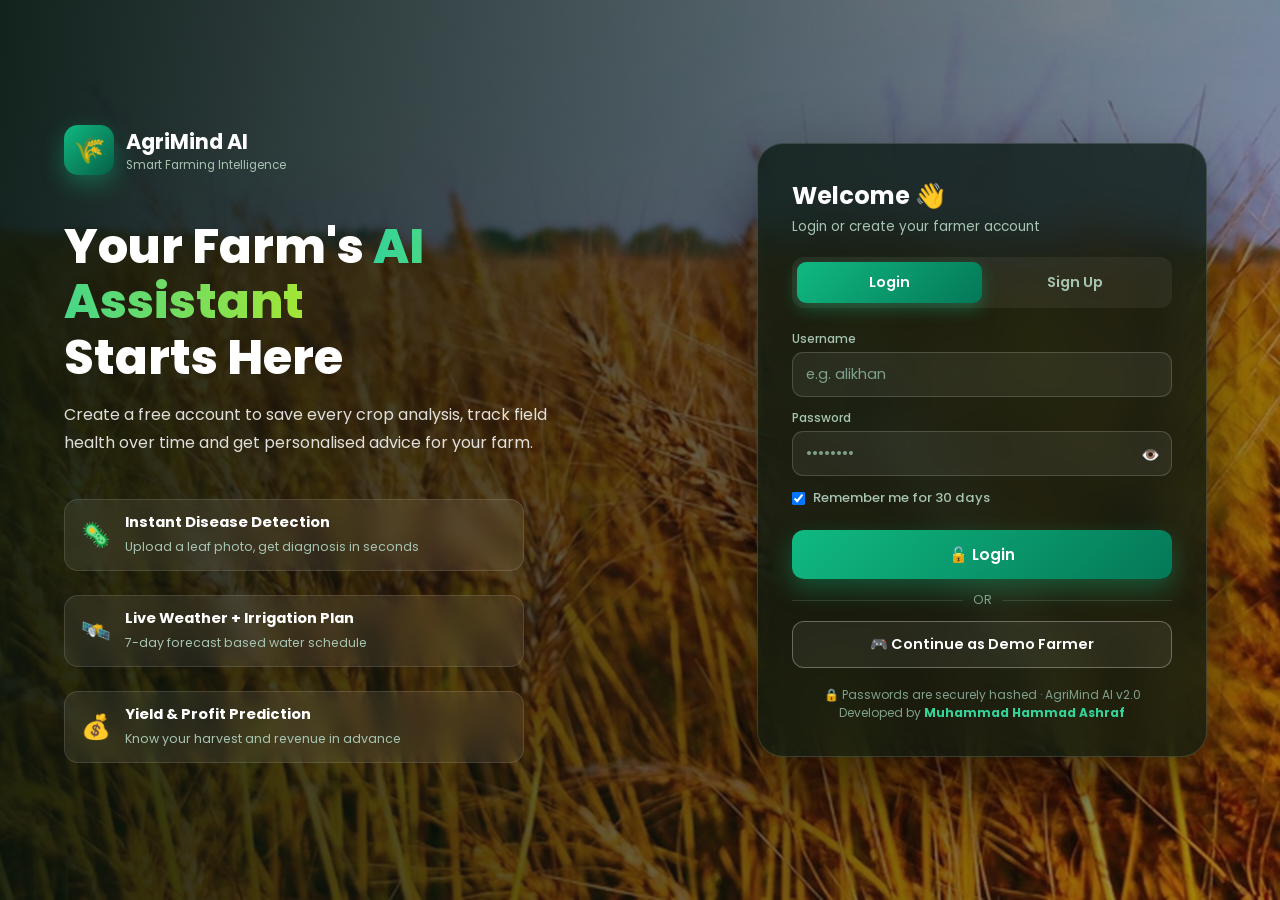
<file: templates/login.html>
﻿<!DOCTYPE html>
<html lang="en">
<head>
<meta charset="utf-8">
<meta name="viewport" content="width=device-width, initial-scale=1">
<title>AgriMind AI · Login</title>
<link href="https://fonts.googleapis.com/css2?family=Poppins:wght@400;500;600;700;800&display=swap" rel="stylesheet">
<style>
*{margin:0;padding:0;box-sizing:border-box;font-family:'Poppins','Segoe UI',sans-serif}
body{min-height:100vh;display:grid;grid-template-columns:1.15fr 1fr;color:#fff;
background:linear-gradient(100deg,rgba(3,20,11,.93) 0%,rgba(3,20,11,.6) 55%,rgba(3,20,11,.35) 100%),url(/static/img/hero.jpg) center/cover fixed,#052e1c}
.left{padding:56px 64px;display:flex;flex-direction:column;justify-content:center;animation:up .9s ease}
@keyframes up{from{opacity:0;transform:translateY(30px)}to{opacity:1;transform:none}}
.brand{display:flex;align-items:center;gap:12px;font-size:1.3rem;font-weight:700;margin-bottom:44px}
.logo{width:50px;height:50px;border-radius:14px;display:grid;place-items:center;font-size:26px;background:linear-gradient(135deg,#10b981,#065f46);box-shadow:0 8px 22px rgba(16,185,129,.4)}
.brand small{display:block;font-size:.72rem;font-weight:400;color:#a7c4b2}
.left h1{font-size:3rem;line-height:1.15;font-weight:800}
.left h1 span{background:linear-gradient(90deg,#34d399,#a3e635);-webkit-background-clip:text;background-clip:text;color:transparent}
.left>p{opacity:.85;margin:16px 0 30px;max-width:520px;line-height:1.75}
.perk{display:flex;gap:14px;align-items:center;margin:12px 0;max-width:460px;background:rgba(255,255,255,.07);border:1px solid rgba(255,255,255,.12);backdrop-filter:blur(10px);padding:12px 16px;border-radius:14px}
.perk span{font-size:1.5rem}.perk b{display:block;font-size:.92rem}.perk small{color:#a7c4b2;font-size:.78rem}
.right{display:grid;place-items:center;padding:30px}
.box{width:100%;max-width:450px;background:rgba(8,24,15,.74);backdrop-filter:blur(20px);-webkit-backdrop-filter:blur(20px);border:1px solid rgba(255,255,255,.14);border-radius:26px;padding:34px;box-shadow:0 30px 70px rgba(0,0,0,.5);animation:up .9s ease .15s both}
.box h2{font-size:1.5rem}.box>p{color:#a7c4b2;font-size:.85rem;margin:4px 0 20px}
.tabs{display:grid;grid-template-columns:1fr 1fr;background:rgba(255,255,255,.06);border-radius:12px;padding:5px;margin-bottom:22px}
.tabs button{border:none;background:none;color:#a7c4b2;padding:10px;border-radius:9px;font-weight:600;cursor:pointer;font-size:.9rem;transition:.25s}
.tabs button.on{background:linear-gradient(135deg,#10b981,#047857);color:#fff;box-shadow:0 6px 16px rgba(16,185,129,.35)}
form{display:none;flex-direction:column;gap:12px}form.on{display:flex;animation:up .4s ease}
label{display:block;font-size:.75rem;color:#a7c4b2;margin-bottom:4px;font-weight:500}
input,select{width:100%;padding:11px 13px;border-radius:11px;border:1px solid rgba(255,255,255,.16);background:rgba(255,255,255,.06);color:#fff;font-size:.9rem;transition:.2s}
input::placeholder{color:#7fa08c}
input:focus,select:focus{outline:none;border-color:#34d399;box-shadow:0 0 0 3px rgba(52,211,153,.18)}
select option{color:#111}
.row{display:grid;grid-template-columns:1fr 1fr;gap:10px}
.pw{position:relative}.pw span{position:absolute;right:12px;top:50%;transform:translateY(-50%);cursor:pointer;font-size:.95rem;user-select:none}
.remember{display:flex;align-items:center;gap:8px;font-size:.82rem;color:#a7c4b2}.remember input{width:auto}
.btn{margin-top:6px;padding:13px;border:none;border-radius:12px;font-weight:600;font-size:.95rem;color:#fff;cursor:pointer;background:linear-gradient(135deg,#10b981,#047857);box-shadow:0 10px 24px rgba(16,185,129,.35);transition:.2s}
.btn:hover{transform:translateY(-2px)}.btn:disabled{opacity:.6;transform:none}
.or{display:flex;align-items:center;gap:10px;color:#7fa08c;font-size:.78rem}.or::before,.or::after{content:"";flex:1;height:1px;background:rgba(255,255,255,.12)}
.demo{padding:12px;border-radius:12px;border:1px solid rgba(255,255,255,.3);background:rgba(255,255,255,.06);color:#fff;font-weight:600;cursor:pointer;font-size:.9rem;transition:.2s}
.demo:hover{background:rgba(255,255,255,.14)}
.err{display:none;background:rgba(239,68,68,.15);border:1px solid rgba(239,68,68,.5);color:#fca5a5;padding:10px 12px;border-radius:10px;font-size:.84rem}
.foot{text-align:center;color:#7fa08c;font-size:.75rem;margin-top:18px}
@media(max-width:900px){body{grid-template-columns:1fr}.left{display:none}.box{padding:26px}}
</style>
</head>
<body>
<div class="left">
  <div class="brand"><span class="logo">🌾</span><div>AgriMind AI<small>Smart Farming Intelligence</small></div></div>
  <h1>Your Farm's <span>AI Assistant</span><br>Starts Here</h1>
  <p>Create a free account to save every crop analysis, track field health over time and get personalised advice for your farm.</p>
  <div class="perk"><span>🦠</span><div><b>Instant Disease Detection</b><small>Upload a leaf photo, get diagnosis in seconds</small></div></div>
  <div class="perk"><span>🛰️</span><div><b>Live Weather + Irrigation Plan</b><small>7-day forecast based water schedule</small></div></div>
  <div class="perk"><span>💰</span><div><b>Yield & Profit Prediction</b><small>Know your harvest and revenue in advance</small></div></div>
</div>

<div class="right">
  <div class="box">
    <h2>Welcome 👋</h2>
    <p>Login or create your farmer account</p>
    <div class="tabs"><button class="on" data-tab="loginForm">Login</button><button data-tab="signupForm">Sign Up</button></div>

    <form id="loginForm" class="on">
      <div class="err"></div>
      <div><label>Username</label><input name="username" placeholder="e.g. alikhan" required autocomplete="username"></div>
      <div><label>Password</label><div class="pw"><input type="password" name="password" placeholder="••••••••" required autocomplete="current-password"><span>👁️</span></div></div>
      <label class="remember"><input type="checkbox" name="remember" checked> Remember me for 30 days</label>
      <button class="btn">🔓 Login</button>
      <div class="or">OR</div>
      <button type="button" class="demo" id="demoBtn">🎮 Continue as Demo Farmer</button>
    </form>

    <form id="signupForm">
      <div class="err"></div>
      <div><label>Full Name</label><input name="name" placeholder="e.g. Ali Khan" required></div>
      <div class="row">
        <div><label>Username</label><input name="username" placeholder="alikhan" required autocomplete="username"></div>
        <div><label>Phone (optional)</label><input name="phone" placeholder="03xx-xxxxxxx"></div>
      </div>
      <div class="row">
        <div><label>Password</label><div class="pw"><input type="password" name="password" placeholder="min 6 chars" required autocomplete="new-password"><span>👁️</span></div></div>
        <div><label>Confirm</label><div class="pw"><input type="password" name="confirm" placeholder="repeat" required autocomplete="new-password"><span>👁️</span></div></div>
      </div>
      <div class="row">
        <div><label>City</label><input name="city" placeholder="e.g. Lahore"></div>
        <div><label>Farm Area (ha)</label><input type="number" step="0.1" name="area" value="2"></div>
      </div>
      <div><label>Main Crop</label><select name="crop">
        <option value="0">🌾 Wheat</option><option value="1">🍚 Rice</option><option value="2">🌽 Maize</option>
        <option value="3">☁️ Cotton</option><option value="4">🎋 Sugarcane</option></select></div>
      <button class="btn">🚀 Create Account</button>
    </form>
    <div class="foot">🔒 Passwords are securely hashed · AgriMind AI v2.0<br>Developed by <b style='color:#34d399'>Muhammad Hammad Ashraf</b></div>
  </div>
</div>

<script>
const $ = s => document.querySelector(s);
document.querySelectorAll(".tabs button").forEach(b => b.onclick = () => {
  document.querySelectorAll(".tabs button").forEach(x => x.classList.toggle("on", x === b));
  document.querySelectorAll("form").forEach(f => f.classList.toggle("on", f.id === b.dataset.tab));
});
document.querySelectorAll(".pw span").forEach(s => s.onclick = () => {
  const i = s.previousElementSibling;
  i.type = i.type === "password" ? "text" : "password";
  s.textContent = i.type === "password" ? "👁️" : "🙈";
});
async function send(url, body, form, btn) {
  const err = form.querySelector(".err"), old = btn.textContent;
  err.style.display = "none"; btn.disabled = true; btn.textContent = "⏳ Please wait...";
  try {
    const r = await fetch(url, { method: "POST", headers: { "Content-Type": "application/json" }, body: JSON.stringify(body) });
    const d = await r.json();
    if (!d.ok) throw new Error(d.error || "Something went wrong");
    btn.textContent = "✅ Welcome " + (d.name || "") + "!";
    setTimeout(() => location.href = "/", 500);
  } catch (x) {
    err.textContent = "⚠️ " + x.message; err.style.display = "block";
    btn.disabled = false; btn.textContent = old;
  }
}
$("#loginForm").onsubmit = e => {
  e.preventDefault();
  const f = Object.fromEntries(new FormData(e.target));
  f.remember = e.target.remember.checked;
  send("/auth/login", f, e.target, e.target.querySelector(".btn"));
};
$("#signupForm").onsubmit = e => {
  e.preventDefault();
  const f = Object.fromEntries(new FormData(e.target));
  if (f.password !== f.confirm) {
    const err = e.target.querySelector(".err");
    err.textContent = "⚠️ Passwords do not match"; err.style.display = "block"; return;
  }
  send("/auth/signup", f, e.target, e.target.querySelector(".btn"));
};
$("#demoBtn").onclick = () => send("/auth/demo", {}, $("#loginForm"), $("#demoBtn"));
</script>
</body>
</html>
</file>
